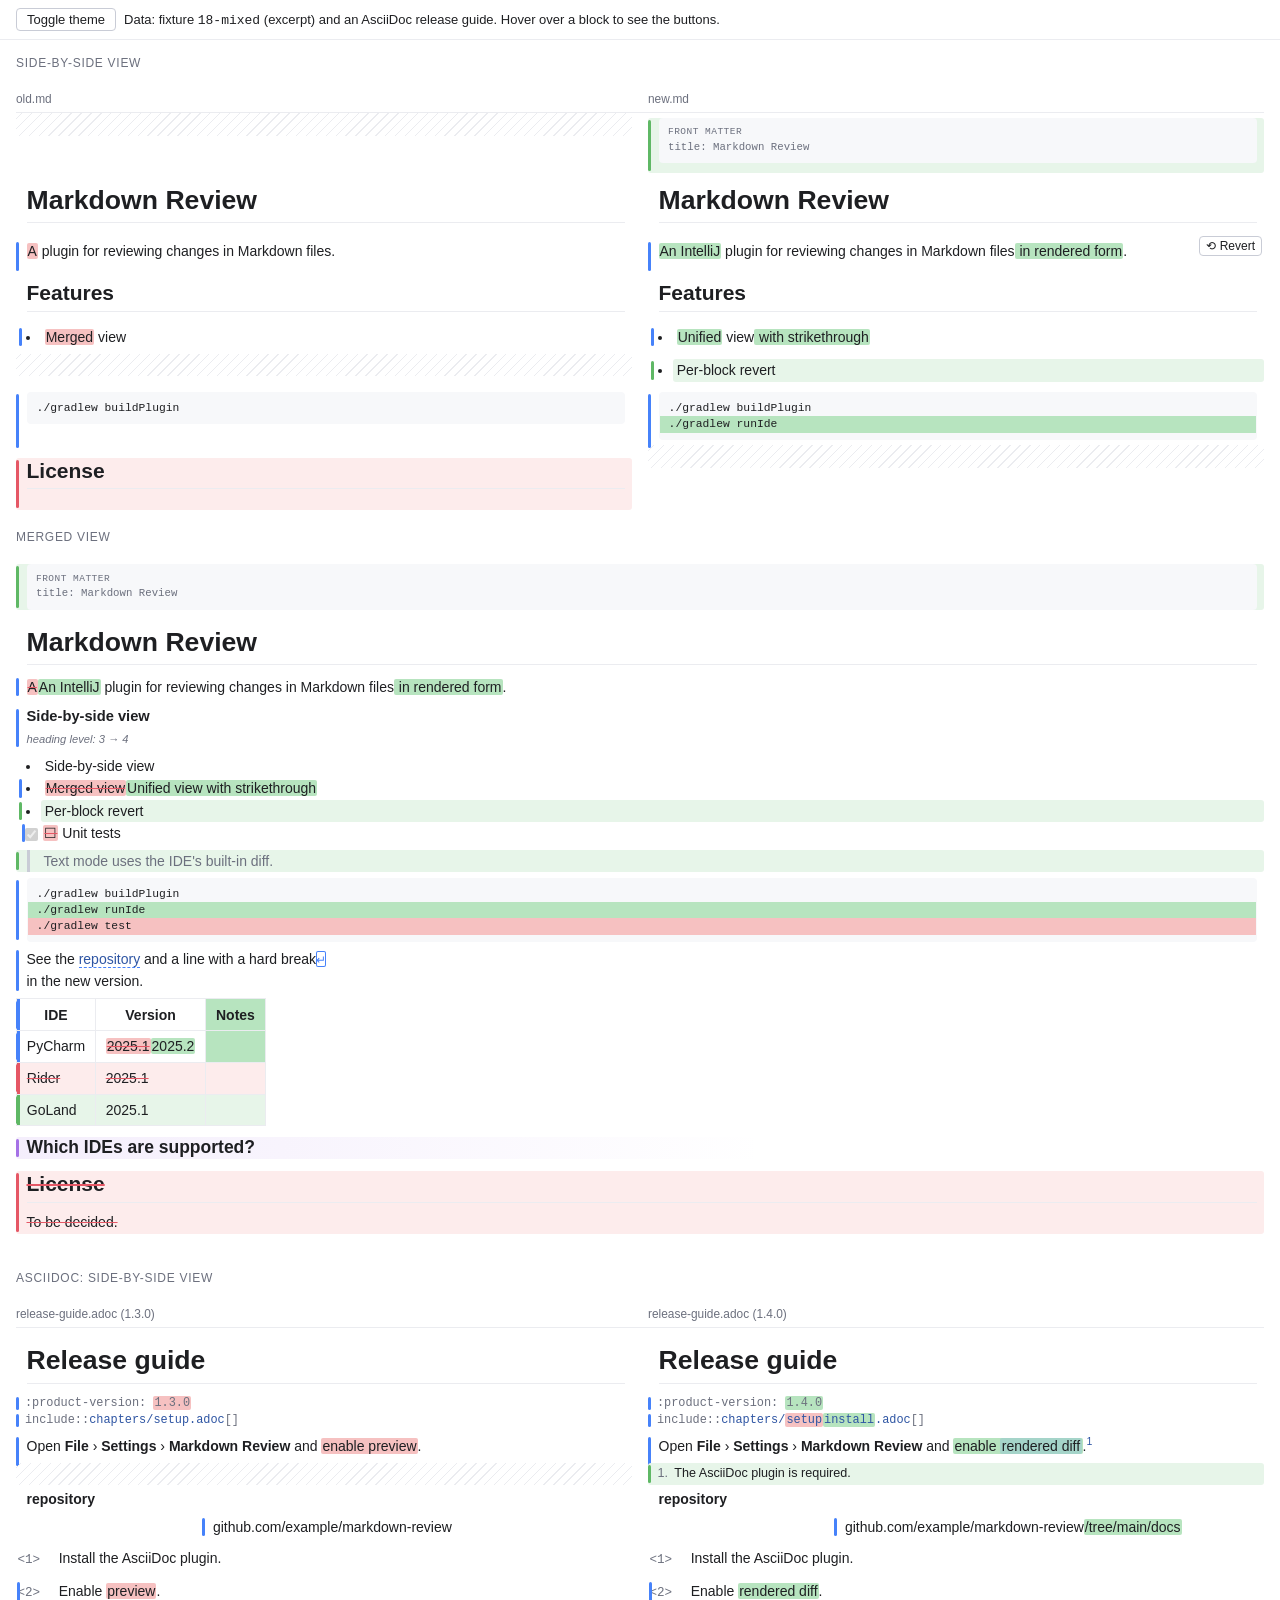
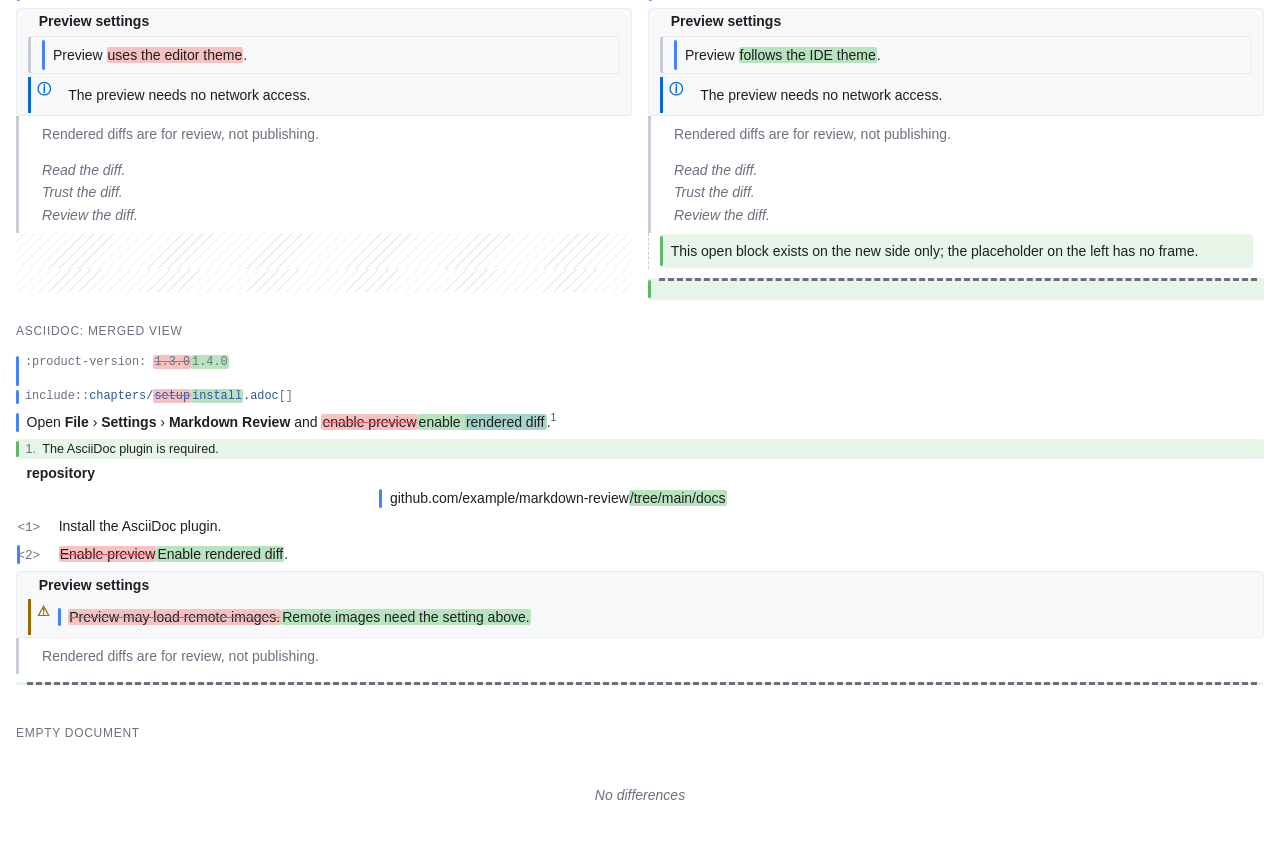
<file: src/main/resources/pl/mdreview/css/demo.html>
<!DOCTYPE html>
<html lang="en" class="mdr-theme-light">
<head>
<meta charset="utf-8">
<meta name="viewport" content="width=device-width, initial-scale=1">
<title>Markdown Review: style demo</title>
<link rel="stylesheet" href="diff.css">
<style>
  /* Demo page only, not for the generator */
  .demo-bar { display: flex; gap: 8px; align-items: center; padding: 8px 16px; border-bottom: 1px solid var(--mdr-border); font-family: var(--mdr-font); font-size: 13px; }
  .demo-bar button { font: inherit; padding: 3px 10px; color: var(--mdr-button-fg); background: var(--mdr-button-bg); border: 1px solid var(--mdr-button-border); border-radius: 4px; cursor: pointer; }
  .demo-title { font-family: var(--mdr-font); font-size: 12px; text-transform: uppercase; letter-spacing: 0.06em; color: var(--mdr-muted); margin: 16px 16px 0; }
</style>
</head>
<body>
<div class="demo-bar">
  <button type="button" onclick="document.documentElement.classList.toggle('mdr-theme-dark');document.documentElement.classList.toggle('mdr-theme-light')">Toggle theme</button>
  <span>Data: fixture <code>18-mixed</code> (excerpt) and an AsciiDoc release guide. Hover over a block to see the buttons.</span>
</div>

<!-- ===================== Side-by-side view ===================== -->
<div class="demo-title">Side-by-side view</div>
<div class="mdr-root mdr-sbs">
  <div class="mdr-sbs-header"><div>old.md</div><div>new.md</div></div>

  <div class="mdr-row" data-block-id="b0">
    <div class="mdr-side mdr-left"><div class="mdr-placeholder"></div></div>
    <div class="mdr-side mdr-right"><div class="mdr-block mdr-added mdr-frontmatter"><pre><code>title: Markdown Review</code></pre></div></div>
    <div class="mdr-actions"><button class="mdr-revert" data-block-id="b0" title="Revert change">⟲ Revert</button></div>
  </div>

  <div class="mdr-row" data-block-id="b1">
    <div class="mdr-side mdr-left"><div class="mdr-block mdr-equal"><h1>Markdown Review</h1></div></div>
    <div class="mdr-side mdr-right"><div class="mdr-block mdr-equal"><h1>Markdown Review</h1></div></div>
  </div>

  <div class="mdr-row mdr-current" data-block-id="b2">
    <div class="mdr-side mdr-left"><div class="mdr-block mdr-modified"><p><del class="mdr-del">A</del> plugin for reviewing changes in Markdown files.</p></div></div>
    <div class="mdr-side mdr-right"><div class="mdr-block mdr-modified"><p><ins class="mdr-ins">An IntelliJ</ins> plugin for reviewing changes in Markdown files<ins class="mdr-ins"> in rendered form</ins>.</p></div></div>
    <div class="mdr-actions"><button class="mdr-revert" data-block-id="b2" title="Revert change">⟲ Revert</button></div>
  </div>

  <div class="mdr-row" data-block-id="b3">
    <div class="mdr-side mdr-left"><div class="mdr-block mdr-equal"><h2>Features</h2></div></div>
    <div class="mdr-side mdr-right"><div class="mdr-block mdr-equal"><h2>Features</h2></div></div>
  </div>

  <div class="mdr-row" data-block-id="b4">
    <div class="mdr-side mdr-left"><ul><li class="mdr-block mdr-modified"><del class="mdr-del">Merged</del> view</li></ul></div>
    <div class="mdr-side mdr-right"><ul><li class="mdr-block mdr-modified"><ins class="mdr-ins">Unified</ins> view<ins class="mdr-ins"> with strikethrough</ins></li></ul></div>
    <div class="mdr-actions"><button class="mdr-revert" data-block-id="b4" title="Revert change">⟲ Revert</button></div>
  </div>

  <div class="mdr-row" data-block-id="b5">
    <div class="mdr-side mdr-left"><div class="mdr-placeholder"></div></div>
    <div class="mdr-side mdr-right"><ul><li class="mdr-block mdr-added">Per-block revert</li></ul></div>
    <div class="mdr-actions"><button class="mdr-revert" data-block-id="b5" title="Revert change">⟲ Revert</button></div>
  </div>

  <div class="mdr-row" data-block-id="b6">
    <div class="mdr-side mdr-left"><div class="mdr-block mdr-modified"><pre><code><span class="mdr-line">./gradlew buildPlugin</span></code></pre></div></div>
    <div class="mdr-side mdr-right"><div class="mdr-block mdr-modified"><pre><code><span class="mdr-line">./gradlew buildPlugin</span><span class="mdr-line mdr-added">./gradlew runIde</span></code></pre></div></div>
    <div class="mdr-actions"><button class="mdr-revert" data-block-id="b6" title="Revert change">⟲ Revert</button></div>
  </div>

  <div class="mdr-row" data-block-id="b7">
    <div class="mdr-side mdr-left"><div class="mdr-block mdr-removed"><h2>License</h2></div></div>
    <div class="mdr-side mdr-right"><div class="mdr-placeholder"></div></div>
    <div class="mdr-actions"><button class="mdr-revert" data-block-id="b7" title="Revert block">⟲ Revert</button></div>
  </div>
</div>

<!-- ===================== Merged view ===================== -->
<div class="demo-title">Merged view</div>
<div class="mdr-root mdr-merged">
  <div class="mdr-block mdr-added mdr-frontmatter" data-block-id="b0"><pre><code>title: Markdown Review</code></pre>
    <div class="mdr-actions"><button class="mdr-revert" data-block-id="b0">⟲ Revert</button></div></div>

  <div class="mdr-block mdr-equal" data-block-id="b1"><h1>Markdown Review</h1></div>

  <div class="mdr-block mdr-modified" data-block-id="b2"><p><del class="mdr-del">A</del><ins class="mdr-ins">An IntelliJ</ins> plugin for reviewing changes in Markdown files<ins class="mdr-ins"> in rendered form</ins>.</p>
    <div class="mdr-actions"><button class="mdr-revert" data-block-id="b2">⟲ Revert</button></div></div>

  <div class="mdr-block mdr-modified mdr-meta-changed" data-block-id="b3" data-change-note="heading level: 3 → 4"><h4>Side-by-side view</h4>
    <div class="mdr-actions"><button class="mdr-revert" data-block-id="b3">⟲ Revert</button></div></div>

  <ul>
    <li class="mdr-block mdr-equal" data-block-id="b4a">Side-by-side view</li>
    <li class="mdr-block mdr-modified" data-block-id="b4"><del class="mdr-del">Merged view</del><ins class="mdr-ins">Unified view with strikethrough</ins>
      <div class="mdr-actions"><button class="mdr-revert" data-block-id="b4">⟲ Revert</button></div></li>
    <li class="mdr-block mdr-added" data-block-id="b5">Per-block revert
      <div class="mdr-actions"><button class="mdr-revert" data-block-id="b5">⟲ Revert</button></div></li>
    <li class="mdr-block mdr-task mdr-modified" data-block-id="b5b"><input type="checkbox" checked disabled><del class="mdr-del">☐</del> Unit tests</li>
  </ul>

  <div class="mdr-block mdr-added" data-block-id="b8"><blockquote><p>Text mode uses the IDE's built-in diff.</p></blockquote>
    <div class="mdr-actions"><button class="mdr-revert" data-block-id="b8">⟲ Revert</button></div></div>

  <div class="mdr-block mdr-modified" data-block-id="b6"><pre><code><span class="mdr-line">./gradlew buildPlugin</span><span class="mdr-line mdr-added">./gradlew runIde</span><span class="mdr-line mdr-removed">./gradlew test</span></code></pre>
    <div class="mdr-actions"><button class="mdr-revert" data-block-id="b6">⟲ Revert</button></div></div>

  <div class="mdr-block mdr-modified" data-block-id="b9"><p>See the <a href="#" class="mdr-link-changed" title="Previous address: https://github.com/example/markdown-review">repository</a> and a line with a hard break<span class="mdr-ws mdr-ws-break"></span><br>in the new version.</p></div>

  <table>
    <thead><tr class="mdr-block mdr-modified"><th>IDE</th><th>Version</th><th class="mdr-cell-added">Notes</th></tr></thead>
    <tbody>
      <tr class="mdr-block mdr-modified"><td>PyCharm</td><td><del class="mdr-del">2025.1</del><ins class="mdr-ins">2025.2</ins></td><td class="mdr-cell-added"></td></tr>
      <tr class="mdr-block mdr-removed"><td>Rider</td><td>2025.1</td><td></td></tr>
      <tr class="mdr-block mdr-added"><td>GoLand</td><td>2025.1</td><td></td></tr>
    </tbody>
  </table>

  <div class="mdr-block mdr-moved" data-block-id="b10" data-moved-from="b12"><h3>Which IDEs are supported?</h3></div>

  <div class="mdr-block mdr-removed" data-block-id="b7"><h2>License</h2><p>To be decided.</p>
    <div class="mdr-actions"><button class="mdr-revert" data-block-id="b7">⟲ Revert</button></div></div>
</div>

<!-- ===================== AsciiDoc: side-by-side view ===================== -->
<div class="demo-title">AsciiDoc: side-by-side view</div>
<div class="mdr-root mdr-sbs">
  <div class="mdr-sbs-header"><div>release-guide.adoc (1.3.0)</div><div>release-guide.adoc (1.4.0)</div></div>

  <div class="mdr-row" data-block-id="a0">
    <div class="mdr-side mdr-left"><div class="mdr-block mdr-equal"><h1>Release guide</h1></div></div>
    <div class="mdr-side mdr-right"><div class="mdr-block mdr-equal"><h1>Release guide</h1></div></div>
  </div>

  <div class="mdr-row" data-block-id="a1">
    <div class="mdr-side mdr-left"><div class="mdr-block mdr-modified mdr-attribute">:product-version: <del class="mdr-del">1.3.0</del></div></div>
    <div class="mdr-side mdr-right"><div class="mdr-block mdr-modified mdr-attribute">:product-version: <ins class="mdr-ins">1.4.0</ins></div></div>
    <div class="mdr-actions"><button class="mdr-revert" data-block-id="a1" title="Revert change">⟲ Revert</button></div>
  </div>

  <div class="mdr-row" data-block-id="a2">
    <div class="mdr-side mdr-left"><div class="mdr-block mdr-modified mdr-include">include::<a href="#">chapters/setup.adoc</a>[]</div></div>
    <div class="mdr-side mdr-right"><div class="mdr-block mdr-modified mdr-include">include::<a href="#">chapters/<del class="mdr-del">setup</del><ins class="mdr-ins">install</ins>.adoc</a>[]</div></div>
    <div class="mdr-actions"><button class="mdr-revert" data-block-id="a2" title="Revert change">⟲ Revert</button></div>
  </div>

  <div class="mdr-row" data-block-id="a3">
    <div class="mdr-side mdr-left"><div class="mdr-block mdr-modified"><p>Open <span class="menuseq"><b class="menu">File</b>&#160;&#8250;&#160;<b class="submenu">Settings</b>&#160;&#8250;&#160;<b class="menuref">Markdown Review</b></span> and <del class="mdr-del">enable preview</del>.</p></div></div>
    <div class="mdr-side mdr-right"><div class="mdr-block mdr-modified"><p>Open <span class="menuseq"><b class="menu">File</b>&#160;&#8250;&#160;<b class="submenu">Settings</b>&#160;&#8250;&#160;<b class="menuref">Markdown Review</b></span> and <ins class="mdr-ins">enable <mark>rendered diff</mark></ins>.<sup class="mdr-fnref"><a href="#mdr-fn-right-a3">1</a></sup></p></div></div>
    <div class="mdr-actions"><button class="mdr-revert" data-block-id="a3" title="Revert change">⟲ Revert</button></div>
  </div>

  <div class="mdr-row" data-block-id="a4">
    <div class="mdr-side mdr-left"><div class="mdr-placeholder"></div></div>
    <div class="mdr-side mdr-right"><div class="mdr-block mdr-added mdr-footnote" id="mdr-fn-right-a3"><span class="mdr-fn-label">1</span><div class="mdr-fn-body">The AsciiDoc plugin is required.</div></div></div>
    <div class="mdr-actions"><button class="mdr-revert" data-block-id="a4" title="Revert change">⟲ Revert</button></div>
  </div>

  <div class="mdr-row" data-block-id="a5">
    <div class="mdr-side mdr-left"><dl class="mdr-dlist"><dt class="mdr-block mdr-equal">repository</dt></dl></div>
    <div class="mdr-side mdr-right"><dl class="mdr-dlist"><dt class="mdr-block mdr-equal">repository</dt></dl></div>
  </div>

  <div class="mdr-row" data-block-id="a6">
    <div class="mdr-side mdr-left"><dl class="mdr-dlist"><dd class="mdr-block mdr-modified">github.com/example/markdown-review</dd></dl></div>
    <div class="mdr-side mdr-right"><dl class="mdr-dlist"><dd class="mdr-block mdr-modified">github.com/example/markdown-review<ins class="mdr-ins">/tree/main/docs</ins></dd></dl></div>
    <div class="mdr-actions"><button class="mdr-revert" data-block-id="a6" title="Revert change">⟲ Revert</button></div>
  </div>

  <div class="mdr-row" data-block-id="a7">
    <div class="mdr-side mdr-left"><ol class="mdr-li mdr-callout" start="1"><li class="mdr-block mdr-equal">Install the AsciiDoc plugin.</li></ol></div>
    <div class="mdr-side mdr-right"><ol class="mdr-li mdr-callout" start="1"><li class="mdr-block mdr-equal">Install the AsciiDoc plugin.</li></ol></div>
  </div>

  <div class="mdr-row" data-block-id="a8">
    <div class="mdr-side mdr-left"><ol class="mdr-li mdr-callout" start="2"><li class="mdr-block mdr-modified">Enable <del class="mdr-del">preview</del>.</li></ol></div>
    <div class="mdr-side mdr-right"><ol class="mdr-li mdr-callout" start="2"><li class="mdr-block mdr-modified">Enable <ins class="mdr-ins">rendered diff</ins>.</li></ol></div>
    <div class="mdr-actions"><button class="mdr-revert" data-block-id="a8" title="Revert change">⟲ Revert</button></div>
  </div>

  <div class="mdr-row" data-block-id="a9">
    <div class="mdr-side mdr-left">
      <div class="mdr-container mdr-container-example mdr-container-first">
        <div class="mdr-block mdr-equal mdr-block-title">Preview settings</div>
      </div>
    </div>
    <div class="mdr-side mdr-right">
      <div class="mdr-container mdr-container-example mdr-container-first">
        <div class="mdr-block mdr-equal mdr-block-title">Preview settings</div>
      </div>
    </div>
  </div>

  <div class="mdr-row" data-block-id="a10">
    <div class="mdr-side mdr-left">
      <div class="mdr-container mdr-container-example">
        <div class="mdr-container mdr-container-sidebar mdr-container-first mdr-container-last">
          <div class="mdr-block mdr-modified"><p>Preview <del class="mdr-del">uses the editor theme</del>.</p></div>
        </div>
      </div>
    </div>
    <div class="mdr-side mdr-right">
      <div class="mdr-container mdr-container-example">
        <div class="mdr-container mdr-container-sidebar mdr-container-first mdr-container-last">
          <div class="mdr-block mdr-modified"><p>Preview <ins class="mdr-ins">follows the IDE theme</ins>.</p></div>
        </div>
      </div>
    </div>
    <div class="mdr-actions"><button class="mdr-revert" data-block-id="a10" title="Revert change">⟲ Revert</button></div>
  </div>

  <div class="mdr-row" data-block-id="a11">
    <div class="mdr-side mdr-left">
      <div class="mdr-container mdr-container-example mdr-container-last">
        <div class="mdr-container mdr-container-admonition mdr-container-first mdr-container-last mdr-alert mdr-alert-note">
          <div class="mdr-block mdr-equal"><p>The preview needs no network access.</p></div>
        </div>
      </div>
    </div>
    <div class="mdr-side mdr-right">
      <div class="mdr-container mdr-container-example mdr-container-last">
        <div class="mdr-container mdr-container-admonition mdr-container-first mdr-container-last mdr-alert mdr-alert-note">
          <div class="mdr-block mdr-equal"><p>The preview needs no network access.</p></div>
        </div>
      </div>
    </div>
  </div>

  <div class="mdr-row" data-block-id="a12">
    <div class="mdr-side mdr-left">
      <div class="mdr-container mdr-container-quote mdr-container-first mdr-container-last">
        <div class="mdr-block mdr-equal"><p>Rendered diffs are for review, not publishing.</p></div>
      </div>
    </div>
    <div class="mdr-side mdr-right">
      <div class="mdr-container mdr-container-quote mdr-container-first mdr-container-last">
        <div class="mdr-block mdr-equal"><p>Rendered diffs are for review, not publishing.</p></div>
      </div>
    </div>
  </div>

  <div class="mdr-row" data-block-id="a13">
    <div class="mdr-side mdr-left">
      <div class="mdr-container mdr-container-verse mdr-container-first mdr-container-last">
        <div class="mdr-block mdr-equal"><p>Read the diff.<br>Trust the diff.<br>Review the diff.</p></div>
      </div>
    </div>
    <div class="mdr-side mdr-right">
      <div class="mdr-container mdr-container-verse mdr-container-first mdr-container-last">
        <div class="mdr-block mdr-equal"><p>Read the diff.<br>Trust the diff.<br>Review the diff.</p></div>
      </div>
    </div>
  </div>

  <div class="mdr-row" data-block-id="a14">
    <div class="mdr-side mdr-left"><div class="mdr-placeholder"></div></div>
    <div class="mdr-side mdr-right">
      <div class="mdr-container mdr-container-open mdr-container-first mdr-container-last">
        <div class="mdr-block mdr-added"><p>This open block exists on the new side only; the placeholder on the left has no frame.</p></div>
      </div>
    </div>
    <div class="mdr-actions"><button class="mdr-revert" data-block-id="a14" title="Revert change">⟲ Revert</button></div>
  </div>

  <div class="mdr-row" data-block-id="a15">
    <div class="mdr-side mdr-left"><div class="mdr-placeholder"></div></div>
    <div class="mdr-side mdr-right"><div class="mdr-block mdr-added"><hr class="mdr-page-break"></div></div>
    <div class="mdr-actions"><button class="mdr-revert" data-block-id="a15" title="Revert change">⟲ Revert</button></div>
  </div>
</div>

<!-- ===================== AsciiDoc: merged view ===================== -->
<div class="demo-title">AsciiDoc: merged view</div>
<div class="mdr-root mdr-merged">
  <div class="mdr-block mdr-modified mdr-attribute" data-block-id="a1">:product-version: <del class="mdr-del">1.3.0</del><ins class="mdr-ins">1.4.0</ins>
    <div class="mdr-actions"><button class="mdr-revert" data-block-id="a1">⟲ Revert</button></div></div>

  <div class="mdr-block mdr-modified mdr-include" data-block-id="a2">include::<a href="#">chapters/<del class="mdr-del">setup</del><ins class="mdr-ins">install</ins>.adoc</a>[]
    <div class="mdr-actions"><button class="mdr-revert" data-block-id="a2">⟲ Revert</button></div></div>

  <div class="mdr-block mdr-modified" data-block-id="a3"><p>Open <span class="menuseq"><b class="menu">File</b>&#160;&#8250;&#160;<b class="submenu">Settings</b>&#160;&#8250;&#160;<b class="menuref">Markdown Review</b></span> and <del class="mdr-del">enable preview</del><ins class="mdr-ins">enable <mark>rendered diff</mark></ins>.<sup class="mdr-fnref"><a href="#mdr-fn-right-a3m">1</a></sup></p>
    <div class="mdr-actions"><button class="mdr-revert" data-block-id="a3">⟲ Revert</button></div></div>

  <div class="mdr-block mdr-added mdr-footnote" data-block-id="a4" id="mdr-fn-right-a3m"><span class="mdr-fn-label">1</span><div class="mdr-fn-body">The AsciiDoc plugin is required.</div></div>

  <div class="mdr-item" data-block-id="a5"><dl class="mdr-dlist"><dt class="mdr-block mdr-equal">repository</dt></dl></div>
  <div class="mdr-item" data-block-id="a6"><dl class="mdr-dlist"><dd class="mdr-block mdr-modified">github.com/example/markdown-review<ins class="mdr-ins">/tree/main/docs</ins></dd></dl></div>

  <div class="mdr-item" data-block-id="a7"><ol class="mdr-li mdr-callout" start="1"><li class="mdr-block mdr-equal">Install the AsciiDoc plugin.</li></ol></div>
  <div class="mdr-item" data-block-id="a8"><ol class="mdr-li mdr-callout" start="2"><li class="mdr-block mdr-modified"><del class="mdr-del">Enable preview</del><ins class="mdr-ins">Enable rendered diff</ins>.</li></ol>
    <div class="mdr-actions"><button class="mdr-revert" data-block-id="a8">⟲ Revert</button></div></div>

  <div class="mdr-item" data-block-id="a9">
    <div class="mdr-container mdr-container-example mdr-container-first">
      <div class="mdr-block mdr-equal mdr-block-title">Preview settings</div>
    </div>
  </div>
  <div class="mdr-item" data-block-id="a10">
    <div class="mdr-container mdr-container-example mdr-container-last">
      <div class="mdr-container mdr-container-admonition mdr-container-first mdr-container-last mdr-alert mdr-alert-warning">
        <div class="mdr-block mdr-modified"><p><del class="mdr-del">Preview may load remote images.</del><ins class="mdr-ins">Remote images need the setting above.</ins></p>
          <div class="mdr-actions"><button class="mdr-revert" data-block-id="a10">⟲ Revert</button></div></div>
      </div>
    </div>
  </div>

  <div class="mdr-item" data-block-id="a12">
    <div class="mdr-container mdr-container-quote mdr-container-first mdr-container-last">
      <div class="mdr-block mdr-equal"><p>Rendered diffs are for review, not publishing.</p></div>
    </div>
  </div>

  <div class="mdr-item" data-block-id="a15"><div class="mdr-block mdr-added"><hr class="mdr-page-break"></div></div>
</div>

<div class="demo-title">Empty document</div>
<div class="mdr-root mdr-merged"><div class="mdr-empty">No differences</div></div>
</body>
</html>
</file>
<file: src/main/resources/pl/mdreview/css/diff.css>
/*
 * Markdown Review: diff preview styles (side-by-side and merged views).
 *
 * Class reference: CLASSES.md in this directory. Usage example: demo.html.
 *
 * Theme: class mdr-theme-light or mdr-theme-dark on <html> or on .mdr-root
 * (the generator sets it from JBColor.isBright()). Without a class,
 * prefers-color-scheme applies. Colors and fonts are CSS variables, so the
 * generator can override them with an inline style (e.g. the IDE editor font).
 */

/* ---------- Variables: IntelliJ Light ---------- */
:root,
.mdr-theme-light {
  --mdr-bg: #ffffff;
  --mdr-fg: #1e1f22;
  --mdr-muted: #6c707e;
  --mdr-border: #ebecf0;
  --mdr-code-bg: #f7f8fa;
  --mdr-link: #2e55a3;
  --mdr-quote-border: #c9ccd6;

  --mdr-added-bg: #e7f5e9;
  --mdr-added-inline: #b7e4bf;
  --mdr-added-marker: #5fb865;
  --mdr-removed-bg: #fdecec;
  --mdr-removed-inline: #f6c1c1;
  --mdr-removed-marker: #e55765;
  --mdr-modified-marker: #4682fa;
  --mdr-moved-marker: #a571e6;
  --mdr-placeholder-bg: repeating-linear-gradient(-45deg, transparent 0 6px, #ebecf0 6px 7px);
  --mdr-current-outline: #3574f0;
  --mdr-alert-note: #0969da;
  --mdr-alert-tip: #1a7f37;
  --mdr-alert-important: #8250df;
  --mdr-alert-warning: #9a6700;
  --mdr-alert-caution: #d1242f;

  --mdr-button-bg: #ffffff;
  --mdr-button-fg: #1e1f22;
  --mdr-button-border: #c9ccd6;
  --mdr-button-hover: #dfe1e5;

  --mdr-font: -apple-system, BlinkMacSystemFont, "Segoe UI", "Inter", Roboto, sans-serif;
  --mdr-mono: "JetBrains Mono", Menlo, Consolas, monospace;
  --mdr-font-size: 14px;
  --mdr-gap: 16px;
}

/* ---------- Variables: Darcula / Dark ---------- */
.mdr-theme-dark {
  --mdr-bg: #1e1f22;
  --mdr-fg: #bcbec4;
  --mdr-muted: #868a91;
  --mdr-border: #393b40;
  --mdr-code-bg: #2b2d30;
  --mdr-link: #548af7;
  --mdr-quote-border: #4e5157;

  --mdr-added-bg: #22372a;
  --mdr-added-inline: #2b6b4a;
  --mdr-added-marker: #549159;
  --mdr-removed-bg: #3f2526;
  --mdr-removed-inline: #6b2b2b;
  --mdr-removed-marker: #db5c5c;
  --mdr-modified-marker: #3574f0;
  --mdr-moved-marker: #955ae0;
  --mdr-placeholder-bg: repeating-linear-gradient(-45deg, transparent 0 6px, #2b2d30 6px 7px);
  --mdr-current-outline: #548af7;
  --mdr-alert-note: #4493f8;
  --mdr-alert-tip: #3fb950;
  --mdr-alert-important: #ab7df8;
  --mdr-alert-warning: #d29922;
  --mdr-alert-caution: #f85149;

  --mdr-button-bg: #2b2d30;
  --mdr-button-fg: #dfe1e5;
  --mdr-button-border: #4e5157;
  --mdr-button-hover: #393b40;
}

@media (prefers-color-scheme: dark) {
  :root:not(.mdr-theme-light) {
    --mdr-bg: #1e1f22;
    --mdr-fg: #bcbec4;
    --mdr-muted: #868a91;
    --mdr-border: #393b40;
    --mdr-code-bg: #2b2d30;
    --mdr-link: #548af7;
    --mdr-quote-border: #4e5157;
    --mdr-added-bg: #22372a;
    --mdr-added-inline: #2b6b4a;
    --mdr-added-marker: #549159;
    --mdr-removed-bg: #3f2526;
    --mdr-removed-inline: #6b2b2b;
    --mdr-removed-marker: #db5c5c;
    --mdr-modified-marker: #3574f0;
    --mdr-moved-marker: #955ae0;
    --mdr-placeholder-bg: repeating-linear-gradient(-45deg, transparent 0 6px, #2b2d30 6px 7px);
    --mdr-current-outline: #548af7;
    --mdr-alert-note: #4493f8;
    --mdr-alert-tip: #3fb950;
    --mdr-alert-important: #ab7df8;
    --mdr-alert-warning: #d29922;
    --mdr-alert-caution: #f85149;
    --mdr-button-bg: #2b2d30;
    --mdr-button-fg: #dfe1e5;
    --mdr-button-border: #4e5157;
    --mdr-button-hover: #393b40;
  }
}

/* ---------- Base ---------- */
html, body {
  margin: 0;
  background: var(--mdr-bg);
  color: var(--mdr-fg);
}

.mdr-root {
  background: var(--mdr-bg);
  color: var(--mdr-fg);
  font-family: var(--mdr-font);
  font-size: var(--mdr-font-size);
  line-height: 1.6;
  padding: var(--mdr-gap);
  box-sizing: border-box;
}
.mdr-root *, .mdr-root *::before, .mdr-root *::after { box-sizing: inherit; }

/* Rendered Markdown typography */
.mdr-root h1, .mdr-root h2, .mdr-root h3,
.mdr-root h4, .mdr-root h5, .mdr-root h6 { line-height: 1.25; margin: 0.6em 0 0.4em; font-weight: 600; }
.mdr-root h1 { font-size: 1.9em; padding-bottom: 0.2em; border-bottom: 1px solid var(--mdr-border); }
.mdr-root h2 { font-size: 1.5em; padding-bottom: 0.2em; border-bottom: 1px solid var(--mdr-border); }
.mdr-root h3 { font-size: 1.25em; }
.mdr-root h4 { font-size: 1.05em; }
.mdr-root h5, .mdr-root h6 { font-size: 0.95em; color: var(--mdr-muted); }
.mdr-root p, .mdr-root ul, .mdr-root ol, .mdr-root blockquote,
.mdr-root pre, .mdr-root table { margin: 0.4em 0; }
.mdr-root ul, .mdr-root ol { padding-left: 1.8em; }
.mdr-root a { color: var(--mdr-link); text-decoration: none; }
.mdr-root a:hover { text-decoration: underline; }
.mdr-root img { max-width: 100%; }
.mdr-root hr { border: 0; border-top: 1px solid var(--mdr-border); }
.mdr-root blockquote {
  padding: 0 1em;
  color: var(--mdr-muted);
  border-left: 3px solid var(--mdr-quote-border);
}
.mdr-root code, .mdr-root pre {
  font-family: var(--mdr-mono);
  font-size: 0.9em;
  background: var(--mdr-code-bg);
  border-radius: 4px;
}
.mdr-root code { padding: 0.1em 0.35em; }
.mdr-root pre { padding: 0.6em 0.8em; overflow-x: auto; line-height: 1.45; }
.mdr-root pre code { padding: 0; background: none; }
.mdr-root table { border-collapse: collapse; }
.mdr-root th, .mdr-root td { border: 1px solid var(--mdr-border); padding: 0.3em 0.7em; }
.mdr-root th { font-weight: 600; }
.mdr-root li.mdr-task { list-style: none; margin-left: -1.4em; }
.mdr-root li.mdr-task input { margin: 0 0.4em 0 0; vertical-align: middle; }
/* Strikethrough written in the Markdown: no background, so it does not read as a removed word */
.mdr-root del:not(.mdr-del) { text-decoration: line-through; text-decoration-thickness: 2px; text-decoration-color: currentColor; background: none; }

/* GitHub alerts (> [!NOTE]): the outermost quote carries the type, the title is its own block */
.mdr-root blockquote.mdr-alert { color: var(--mdr-fg); border-left-color: var(--mdr-alert); }
.mdr-alert-note { --mdr-alert: var(--mdr-alert-note); }
.mdr-alert-tip { --mdr-alert: var(--mdr-alert-tip); }
.mdr-alert-important { --mdr-alert: var(--mdr-alert-important); }
.mdr-alert-warning { --mdr-alert: var(--mdr-alert-warning); }
.mdr-alert-caution { --mdr-alert: var(--mdr-alert-caution); }
.mdr-root p.mdr-alert-title { color: var(--mdr-alert); font-weight: 600; }

/* Footnote definitions: label, then the text; references are superscript links */
.mdr-footnote { display: flex; gap: 0.5em; font-size: 0.9em; }
.mdr-footnote > .mdr-fn-label { color: var(--mdr-muted); flex: none; }
.mdr-footnote > .mdr-fn-label::after { content: "."; }
.mdr-footnote > .mdr-fn-body { flex: 1; min-width: 0; }
.mdr-root sup.mdr-fnref { font-size: 0.75em; line-height: 0; }

/* ---------- Blocks and change markers ---------- */
/*
 * .mdr-block: one diff block (heading, paragraph, list item, table row,
 * code block, front matter). The change marker is a bar on the left
 * (::before); the background carries the change type.
 */
.mdr-block {
  position: relative;
  padding: 0 0.5em 0 0.75em;
  border-radius: 3px;
}
.mdr-block::before {
  content: "";
  position: absolute;
  left: 0; top: 2px; bottom: 2px;
  width: 3px;
  border-radius: 2px;
  background: transparent;
}
.mdr-block.mdr-added    { background: var(--mdr-added-bg); }
.mdr-block.mdr-removed  { background: var(--mdr-removed-bg); }
.mdr-block.mdr-added::before    { background: var(--mdr-added-marker); }
.mdr-block.mdr-removed::before  { background: var(--mdr-removed-marker); }
.mdr-block.mdr-modified::before { background: var(--mdr-modified-marker); }
.mdr-block.mdr-moved::before    { background: var(--mdr-moved-marker); }
.mdr-block.mdr-moved {
  background-image: linear-gradient(90deg, color-mix(in srgb, var(--mdr-moved-marker) 12%, transparent), transparent 60%);
}

/* Change with no word differences (heading level, table alignment, info string, URL) */
li.mdr-task.mdr-meta-changed input { outline: 2px solid var(--mdr-modified-marker); outline-offset: 1px; }
.mdr-block.mdr-meta-changed::after {
  content: attr(data-change-note);
  display: block;
  font-size: 0.8em;
  color: var(--mdr-muted);
  font-style: italic;
}

/* Current change during navigation (F7 / Shift+F7) */
.mdr-block.mdr-current { outline: 2px solid var(--mdr-current-outline); outline-offset: 1px; }

/* List items as blocks: keep the bullet outside the background */
li.mdr-block { padding-left: 0.25em; }
li.mdr-block::before { left: -1.6em; }
li.mdr-task.mdr-block::before { left: 0; }

/* Table rows as blocks */
tr.mdr-added   > td, tr.mdr-added   > th { background: var(--mdr-added-bg); }
tr.mdr-removed > td, tr.mdr-removed > th { background: var(--mdr-removed-bg); }
tr.mdr-modified > td:first-child, tr.mdr-modified > th:first-child { box-shadow: inset 3px 0 0 var(--mdr-modified-marker); }
tr.mdr-added    > td:first-child, tr.mdr-added    > th:first-child { box-shadow: inset 3px 0 0 var(--mdr-added-marker); }
tr.mdr-removed  > td:first-child, tr.mdr-removed  > th:first-child { box-shadow: inset 3px 0 0 var(--mdr-removed-marker); }
td.mdr-cell-added,   th.mdr-cell-added,   .mdr-col-added   { background: var(--mdr-added-inline); }
td.mdr-cell-removed, th.mdr-cell-removed, .mdr-col-removed { background: var(--mdr-removed-inline); }

/* Lines in code blocks and front matter: <span class="mdr-line mdr-added">…</span> */
pre .mdr-line { display: block; margin: 0 -0.8em; padding: 0 0.8em; }
pre .mdr-line.mdr-added   { background: var(--mdr-added-inline); }
pre .mdr-line.mdr-removed { background: var(--mdr-removed-inline); }
pre .mdr-line.mdr-modified { box-shadow: inset 3px 0 0 var(--mdr-modified-marker); }

/* Front matter YAML */
.mdr-frontmatter pre { font-family: var(--mdr-mono); font-size: 0.85em; color: var(--mdr-muted); }
.mdr-frontmatter > pre::before { content: "front matter"; display: block; font-size: 0.8em; text-transform: uppercase; letter-spacing: 0.05em; }

/* ---------- Zmiany inline ---------- */
ins.mdr-ins, del.mdr-del {
  text-decoration: none;
  border-radius: 2px;
  padding: 0 1px;
}
ins.mdr-ins { background: var(--mdr-added-inline); }
del.mdr-del { background: var(--mdr-removed-inline); }
/* Whitespace-only change (e.g. hard line break) */
.mdr-ws-break::before { content: "\21B5"; color: var(--mdr-modified-marker); font-size: 0.85em; }
.mdr-ws { box-shadow: 0 0 0 1px var(--mdr-modified-marker) inset; border-radius: 2px; }
/* Link or image with the same text but a different URL; old address in title */
.mdr-link-changed { border-bottom: 1px dashed var(--mdr-modified-marker); }
img.mdr-img-changed { outline: 2px dashed var(--mdr-modified-marker); outline-offset: 2px; }
img.mdr-img-missing { min-width: 4em; min-height: 2em; background: var(--mdr-code-bg); }

/* Strikethrough only in the merged view */
.mdr-merged del.mdr-del,
.mdr-merged .mdr-block.mdr-removed {
  text-decoration: line-through;
  text-decoration-color: var(--mdr-removed-marker);
}
.mdr-merged .mdr-block.mdr-removed img { opacity: 0.5; }

/* ---------- Side-by-side view ---------- */
/*
 * .mdr-sbs is a 2-column grid; each .mdr-row has two cells (.mdr-side.mdr-left,
 * .mdr-side.mdr-right), so matching blocks always sit at the same height.
 * A block with no counterpart gets an empty cell with class .mdr-placeholder.
 */
.mdr-sbs-header,
.mdr-sbs .mdr-row {
  display: grid;
  grid-template-columns: minmax(0, 1fr) minmax(0, 1fr);
  column-gap: var(--mdr-gap);
}
.mdr-sbs-header {
  position: sticky; top: 0; z-index: 2;
  background: var(--mdr-bg);
  border-bottom: 1px solid var(--mdr-border);
  padding: 0.3em 0;
  font-size: 0.85em;
  color: var(--mdr-muted);
}
.mdr-sbs-header > * { overflow: hidden; text-overflow: ellipsis; white-space: nowrap; }
.mdr-sbs .mdr-side { min-width: 0; position: relative; }
.mdr-sbs .mdr-side > .mdr-block { height: 100%; }
.mdr-sbs .mdr-placeholder {
  min-height: 1.6em;
  background: var(--mdr-placeholder-bg);
  border-radius: 3px;
}

/* ---------- Mermaid diagrams ---------- */
/*
 * .mdr-mermaid holds the diagram source in pre.mdr-mermaid-code. The page script draws it into a
 * .mdr-mermaid-svg before the source and adds .mdr-mermaid-drawn (source hidden), or adds
 * .mdr-mermaid-failed with a .mdr-mermaid-error message (source stays visible). Without the
 * script the source shows as a code block.
 * A changed diagram's row (.mdr-mermaid-row) starts with details.mdr-mermaid-source, whose
 * .mdr-mermaid-lines hold the source line diff; while it is open the drawings are hidden.
 */
.mdr-mermaid { overflow-x: auto; }
.mdr-mermaid > pre.mdr-mermaid-code { margin: 0.3em 0; }
.mdr-mermaid.mdr-mermaid-drawn > pre.mdr-mermaid-code { display: none; }
.mdr-mermaid-svg { padding: 0.4em 0; text-align: center; }
.mdr-mermaid-svg > svg { max-width: 100%; height: auto; }
.mdr-mermaid-error {
  margin-top: 0.3em;
  padding: 0.2em 0.6em;
  color: var(--mdr-removed-marker);
  font-family: var(--mdr-mono);
  font-size: 0.85em;
  white-space: pre-wrap;
}
.mdr-sbs .mdr-mermaid-row > details.mdr-mermaid-source { grid-column: 1 / -1; }
details.mdr-mermaid-source > summary {
  margin: 2px 0;
  cursor: pointer;
  color: var(--mdr-link);
  font-size: 0.85em;
  user-select: none;
}
.mdr-mermaid-row:has(> details.mdr-mermaid-source[open]) > .mdr-side,
.mdr-mermaid-row:has(> details.mdr-mermaid-source[open]) > .mdr-mermaid-pair { display: none; }
/* In the merged view the old drawing is dimmed instead of struck through. */
.mdr-merged .mdr-mermaid-old .mdr-mermaid.mdr-removed { text-decoration: none; }
.mdr-merged .mdr-mermaid-old .mdr-mermaid-svg { opacity: 0.6; }

/* ---------- Math ---------- */
/*
 * span.mdr-math.mdr-math-inline and div.mdr-math.mdr-math-display (inside div.mdr-math-block) hold
 * a formula's TeX source. The page script draws it in place with KaTeX and adds .mdr-math-drawn, or
 * adds .mdr-math-failed (source stays, KaTeX's message as the tooltip and, for a block formula, in a
 * .mdr-math-error below it). Without the script the source shows as monospace text.
 * A changed block formula's row (.mdr-math-row) starts with details.mdr-math-source, whose
 * .mdr-math-lines hold the source line diff; while it is open the drawings are hidden.
 */
.mdr-math:not(.mdr-math-drawn) { font-family: var(--mdr-mono); font-size: 0.9em; white-space: pre-wrap; }
.mdr-math-block { overflow-x: auto; }
div.mdr-math-display { margin: 0.4em 0; text-align: center; }
.mdr-math-failed { text-decoration: underline wavy var(--mdr-removed-marker); text-underline-offset: 3px; }
div.mdr-math-display.mdr-math-failed { text-align: left; }
.mdr-math-error {
  margin-top: 0.3em;
  padding: 0.2em 0.6em;
  color: var(--mdr-removed-marker);
  font-family: var(--mdr-mono);
  font-size: 0.85em;
  white-space: pre-wrap;
}
.mdr-sbs .mdr-math-row > details.mdr-math-source { grid-column: 1 / -1; }
details.mdr-math-source > summary {
  margin: 2px 0;
  cursor: pointer;
  color: var(--mdr-link);
  font-size: 0.85em;
  user-select: none;
}
.mdr-math-row:has(> details.mdr-math-source[open]) > .mdr-side,
.mdr-math-row:has(> details.mdr-math-source[open]) > .mdr-math-pair { display: none; }
/* In the merged view the old formula is dimmed instead of struck through. */
.mdr-merged .mdr-math-old .mdr-math-block.mdr-removed { text-decoration: none; opacity: 0.6; }

/* ---------- AsciiDoc structures (ADR 0006) ---------- */
/*
 * AsciiDoc keeps the Markdown block markup and status classes; only the
 * structures below are new. A delimited AsciiDoc block is a frame repeated on
 * each side of every row (side by side) or item (merged), nested outermost
 * first. The block itself stays the innermost child:
 *
 *   .mdr-side (or .mdr-item)
 *     .mdr-container.mdr-container-example.mdr-container-first
 *       .mdr-container.mdr-container-admonition.mdr-alert.mdr-alert-note
 *         .mdr-block.mdr-equal
 *
 * .mdr-container-first / -last mark the first and last row of one container
 * on one side. They close a box and draw the admonition icon; without them the
 * rails and background still compose into one continuous frame.
 */
.mdr-container {
  min-width: 0;
  padding: 0.1em 0.8em;
}

/* Example and sidebar: a box with a solid background. */
.mdr-container-example,
.mdr-container-sidebar {
  background: var(--mdr-code-bg);
  border-left: 1px solid var(--mdr-border);
  border-right: 1px solid var(--mdr-border);
}
.mdr-container-sidebar { border-left: 3px solid var(--mdr-quote-border); }
.mdr-container-example.mdr-container-first,
.mdr-container-sidebar.mdr-container-first {
  border-top: 1px solid var(--mdr-border);
  border-radius: 4px 4px 0 0;
}
.mdr-container-example.mdr-container-last,
.mdr-container-sidebar.mdr-container-last {
  border-bottom: 1px solid var(--mdr-border);
  border-radius: 0 0 4px 4px;
}
.mdr-container-example.mdr-container-first.mdr-container-last,
.mdr-container-sidebar.mdr-container-first.mdr-container-last { border-radius: 4px; }

/* Quote and verse: the Markdown blockquote bar. */
.mdr-container-quote,
.mdr-container-verse {
  padding-left: 0.9em;
  border-left: 3px solid var(--mdr-quote-border);
  color: var(--mdr-muted);
}
.mdr-container-verse { font-style: italic; }

/* Open blocks have no frame in AsciiDoc; a faint rail keeps the grouping visible. */
.mdr-container-open {
  padding-left: 0.8em;
  border-left: 1px dashed var(--mdr-quote-border);
}

/* Admonitions reuse GitHub alert colors; the type icon sits in a fixed gutter. */
.mdr-container-admonition {
  position: relative;
  padding-left: 1.9em;
  border-left: 3px solid var(--mdr-alert, var(--mdr-border));
}
.mdr-container-admonition.mdr-container-first::before {
  content: "\24D8"; /* ⓘ */
  position: absolute;
  left: 0.45em;
  top: 0.1em;
  color: var(--mdr-alert, var(--mdr-border));
  font-style: normal;
  font-weight: 700;
  line-height: 1.6;
}
.mdr-container-admonition.mdr-alert-note.mdr-container-first::before { content: "\24D8"; }
.mdr-container-admonition.mdr-alert-tip.mdr-container-first::before { content: "\2713"; }
.mdr-container-admonition.mdr-alert-important.mdr-container-first::before { content: "\2757\FE0E"; }
.mdr-container-admonition.mdr-alert-warning.mdr-container-first::before { content: "\26A0\FE0E"; }
.mdr-container-admonition.mdr-alert-caution.mdr-container-first::before { content: "\2715"; }

/* A block title, including the title row that opens a container. */
.mdr-root .mdr-block-title { font-weight: 600; }

/* Description lists: fixed columns keep every term above its description. */
.mdr-root dl.mdr-dlist {
  display: grid;
  grid-template-columns: minmax(4.5em, 28%) minmax(0, 1fr);
  column-gap: 1em;
  margin: 0.2em 0;
}
.mdr-root dl.mdr-dlist > dt { grid-column: 1; font-weight: 600; }
.mdr-root dl.mdr-dlist > dd { grid-column: 2; min-width: 0; margin: 0; }

/* Callout list: <1>, <2> markers; each row keeps its own start number. */
.mdr-root ol.mdr-callout {
  list-style-type: decimal;
  padding-left: calc(2.8em + var(--depth, 0) * 1.8em);
}
.mdr-root ol.mdr-callout > li::marker {
  content: "<" counter(list-item) ">\00a0\00a0";
  color: var(--mdr-muted);
  font-family: var(--mdr-mono);
  font-size: 0.9em;
}
.mdr-root ol.mdr-callout > li.mdr-block::before { left: -2.7em; }

/* Include directive and attribute entry: monospace, like a front matter line. */
.mdr-root .mdr-include,
.mdr-root .mdr-attribute {
  font-family: var(--mdr-mono);
  font-size: 0.85em;
  line-height: 1.45;
  color: var(--mdr-muted);
}
.mdr-root .mdr-include a { color: var(--mdr-link); }
.mdr-root .mdr-attribute { white-space: pre-wrap; }

/* Page break (<<<): a dashed rule in the usual block. */
.mdr-root hr.mdr-page-break {
  border: 0;
  border-top: 3px dashed var(--mdr-muted);
  margin: 0.6em 0;
}

/* Asciidoctor inline markup: menu paths, highlighting and footnote references. */
.mdr-root .menuseq { white-space: nowrap; }
.mdr-root .menuseq b,
.mdr-root b.menuref { font-weight: 600; }
.mdr-root mark {
  padding: 0 0.1em;
  border-radius: 2px;
  color: inherit;
  background: var(--md-modified-bg, color-mix(in srgb, var(--mdr-modified-marker) 16%, transparent));
}
.mdr-root sup.footnote { font-size: 0.75em; line-height: 0; }
.mdr-root sup.footnote > a { color: var(--mdr-link); text-decoration: none; }
.mdr-root sup.footnote > a:hover { text-decoration: underline; }

/* Keep container frames inside their cell and let the block fill the row height. */
.mdr-sbs .mdr-side > .mdr-container { height: 100%; }
.mdr-sbs .mdr-container { display: flex; flex-direction: column; }
.mdr-sbs .mdr-container > .mdr-block,
.mdr-sbs .mdr-container > .mdr-container { flex: 1 1 auto; }

/* A frame on one side makes the row taller; the other side's placeholder fills it too. */
.mdr-sbs .mdr-side:has(+ .mdr-side > .mdr-container) > .mdr-placeholder,
.mdr-sbs .mdr-side:has(> .mdr-container) + .mdr-side > .mdr-placeholder { height: 100%; }

/* ---------- Moved blocks ---------- */
/*
 * Both ends of a moved block (FR-15) keep their removed / added status and get .mdr-moved, plus
 * data-moved-to (old place) or data-moved-from (new place) naming the other end's data-idx. Each
 * end ends with div.mdr-moved-note holding a.mdr-moved-link[data-goto], which the page script
 * turns into a jump to the other end. The block has no word diff: its text did not change.
 */
.mdr-moved-note { margin: 0.1em 0 0.2em; font-size: 0.85em; }
/* The block fills its cell; on a moved row it shares the cell with the note below it. */
.mdr-sbs .mdr-moved > .mdr-side { display: flex; flex-direction: column; }
.mdr-sbs .mdr-moved > .mdr-side > :not(.mdr-moved-note) { flex: 1 1 auto; height: auto; }
a.mdr-moved-link { color: var(--mdr-link); text-decoration: none; }
a.mdr-moved-link:hover { text-decoration: underline; }
.mdr-moved.blk-removed .mdr-moved-link::before { content: "\21C5  "; }
.mdr-moved.blk-added .mdr-moved-link::before { content: "\21C5  "; }
/* The old place of a move is not deleted text: no strike-through, only dimmed. */
.mdr-merged .mdr-moved.blk-removed .mdr-block { text-decoration: none; opacity: 0.6; }

/* ---------- Per-block action buttons ---------- */
/*
 * <div class="mdr-actions"><button class="mdr-revert" data-block-id="…">…</button></div>
 * inside .mdr-block (merged view) or .mdr-row (side by side). Visible on hover
 * and for .mdr-current. Clicks are handled by the generator's JS (JBCefJSQuery).
 */
.mdr-actions {
  position: absolute;
  top: 2px; right: 2px;
  display: flex; gap: 4px;
  opacity: 0;
  transition: opacity 0.1s;
  z-index: 1;
}
.mdr-block:hover > .mdr-actions,
.mdr-row:hover .mdr-actions,
.mdr-current .mdr-actions,
.mdr-actions:focus-within { opacity: 1; }
.mdr-sbs .mdr-row { position: relative; }

.mdr-actions button {
  font: inherit;
  font-size: 12px;
  line-height: 1;
  padding: 3px 6px;
  color: var(--mdr-button-fg);
  background: var(--mdr-button-bg);
  border: 1px solid var(--mdr-button-border);
  border-radius: 4px;
  cursor: pointer;
}
.mdr-actions button:hover { background: var(--mdr-button-hover); }
.mdr-actions button:focus-visible { outline: 2px solid var(--mdr-current-outline); outline-offset: 1px; }
.mdr-actions button:disabled { opacity: 0.4; cursor: default; }

/* ---------- Empty document state and notices ---------- */
.mdr-empty, .mdr-notice {
  color: var(--mdr-muted);
  font-style: italic;
  text-align: center;
  padding: 2em 0;
}
.mdr-notice { padding: 0.5em; font-style: normal; border: 1px solid var(--mdr-border); border-radius: 4px; }

/* Print without interactive elements */
@media print {
  .mdr-actions, .mdr-sbs-header { display: none; }
}
</file>
